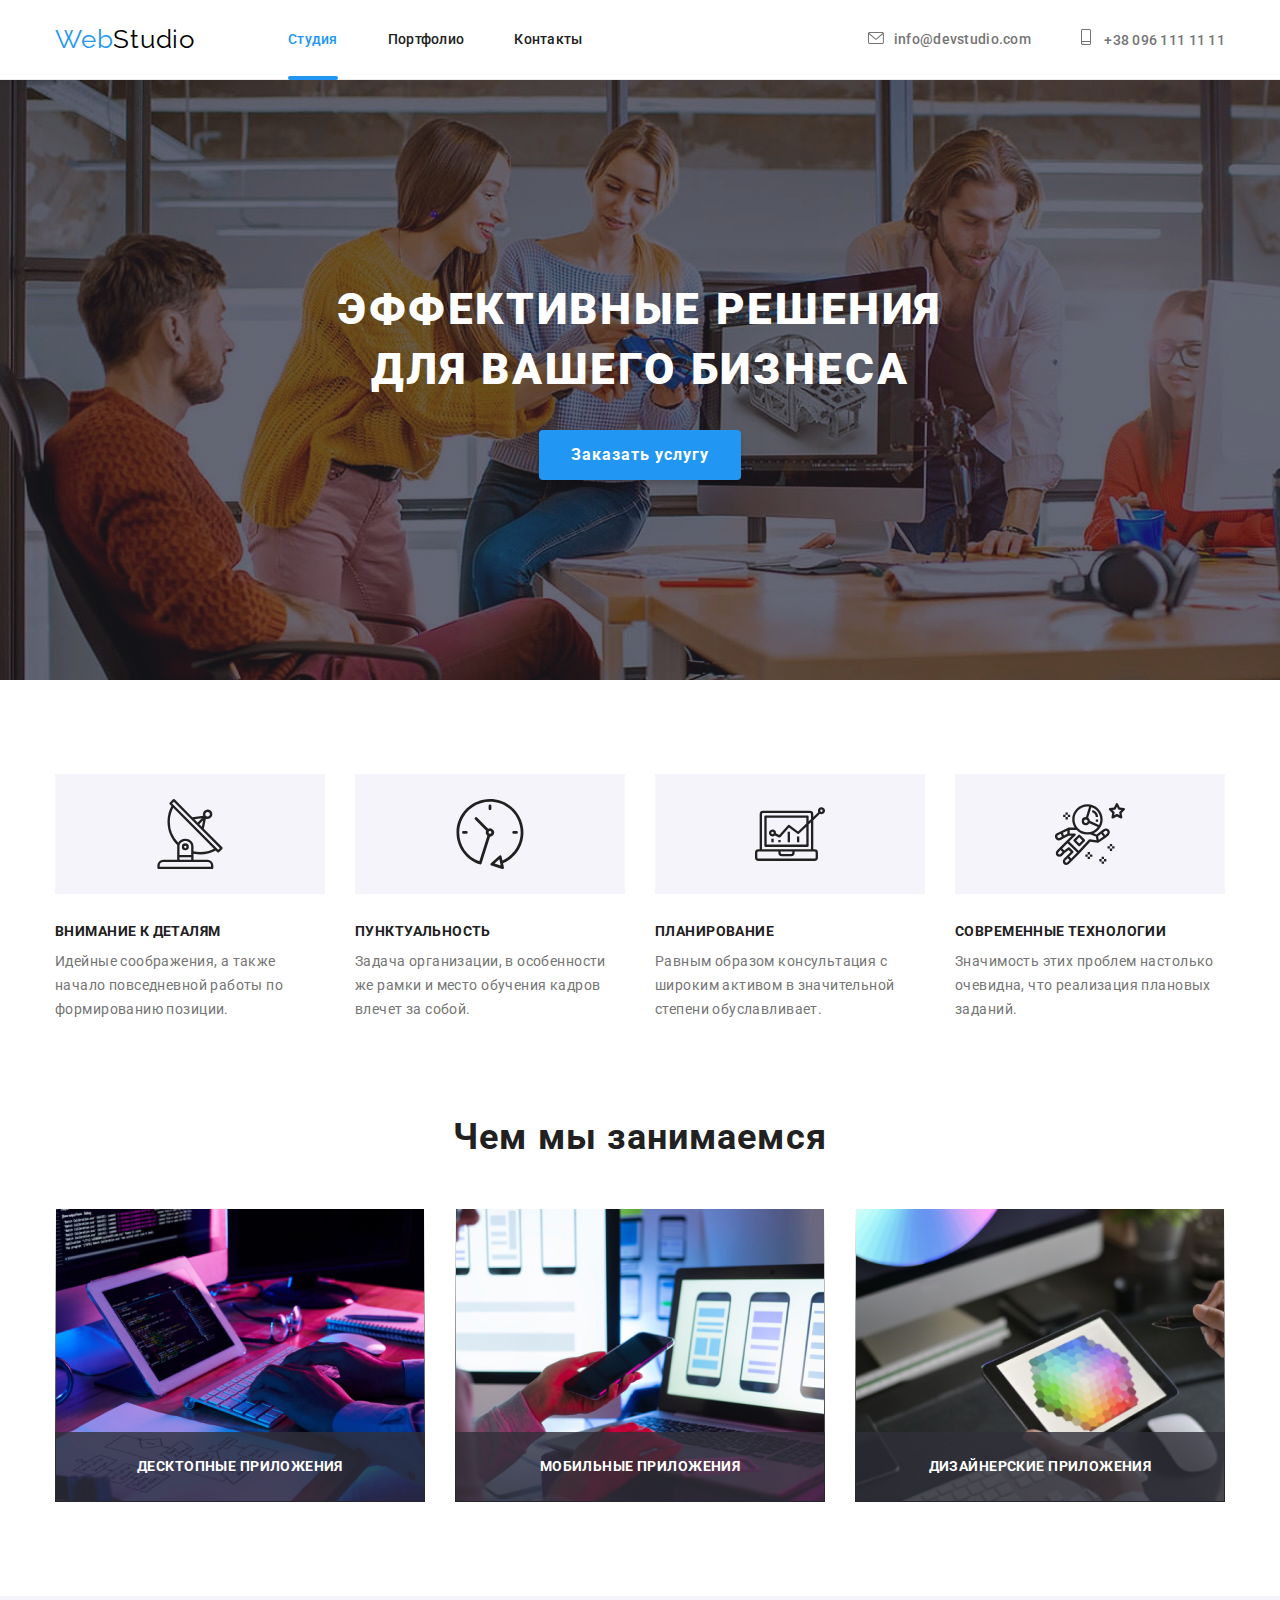
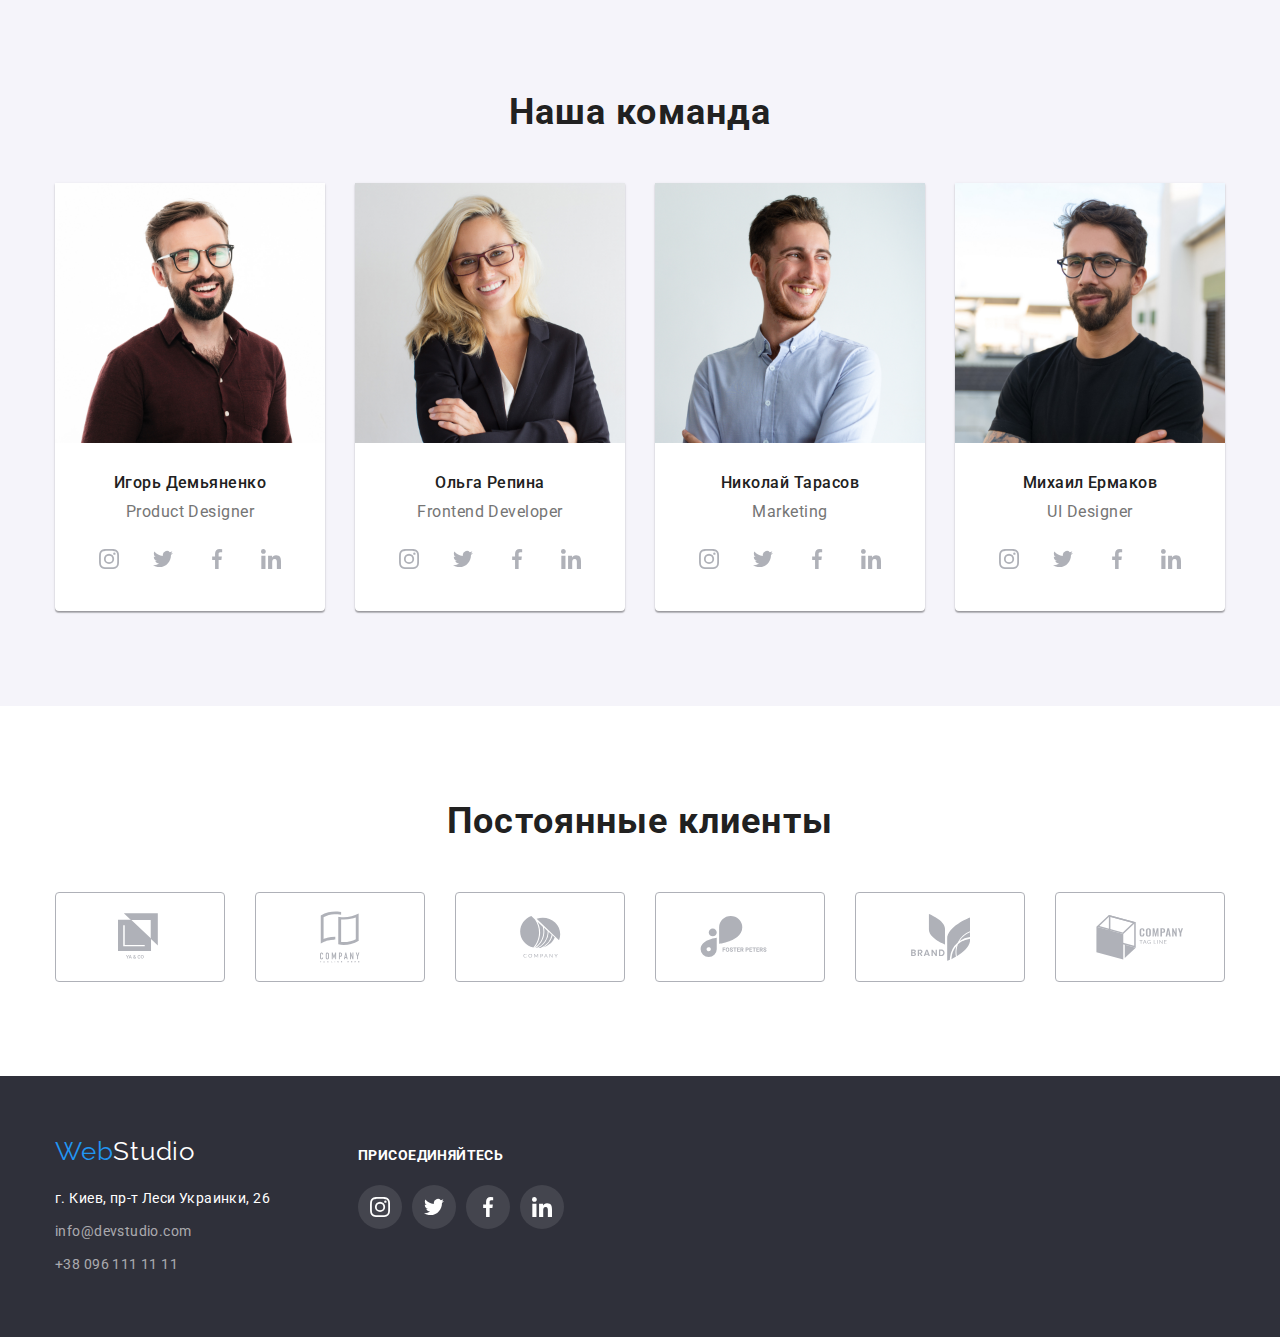
<file: index.html>
<!DOCTYPE html>
<html lang="ru">

<head>
    <meta charset="UTF-8">
    <meta name="viewport" content="width=device-width, initial-scale=1.0">
    <title>Студия</title>  
    <link rel="stylesheet" href="https://cdnjs.cloudflare.com/ajax/libs/modern-normalize/1.0.0/modern-normalize.css">
    <link rel="preconnect" href="https://fonts.gstatic.com"> 
    <link href="https://fonts.googleapis.com/css2?family=Raleway:wght@700&family=Roboto:wght@400;500;700;900&display=swap" rel="stylesheet">
    <link rel="stylesheet" href="./css/style.css">
</head>

<body>
    <header class="header">
        <div class="container">
            <nav class="navigation">
                <a class="logo" href="/"> <span class="logo-one">Web</span><span class="logo-two" >Studio</span></a>
                <ul class="navigation-list list">
                    <li class="navigation-list-item">
                        <a class="navigation-list-link link" href="#"> <span class="studio" >Студия</span>  </a>
                    </li>
                    <li class="navigation-list-item">
                        <a class="navigation-list-link link" href="./portfolio.html">Портфолио</a>
                    </li> 
                    <li class="navigation-list-item">
                        <a class="navigation-list-link link" href="">Контакты</a>
                    </li>   
                </ul>
            </nav>
            <ul class="contacts">
                <li>
                    <a class="mail-link link" href="mailto:info@devstudio.com"> 
                        <svg class="mail-icon" height="12" width="16"> 
                            <use href="./images/sprite.svg#envelope-hover"></use>
                        </svg>info@devstudio.com</a>
                </li>
                <li> 
                    <a class="tel-link link" href="tel:+380961111111">
                        <svg class="mail-icon" height="16" width="10"> 
                            <use href="./images/sprite.svg#smartphone"></use>
                        </svg> +38 096 111 11 11</a>
                </li>
            </ul>
        </div>
    </header>
    <main>
        <!--HERO-->
        <section class="hero">
            <div class="container">
                <h1 class="hero-title">Эффективные решения для вашего бизнеса</h1>
                <button class="hero-button" type="button" data-modal-open>Заказать услугу</button> 
            </div>
        </section>

        <!--BENEFITS-->
        <section class="benefits">
        <div class="container">
            <ul class="preference">
                <li class="preference-item">
                    <div class="preference-item-box">
                        <svg class="preference-icon" height="70" width="70">
                            <use href="./images/sprite.svg#antenna"></use>
                        </svg>
                    </div>
                    <h4 class="benefits-title">Внимание к деталям</h4>
                    <p class="benefits-title-list">Идейные соображения, а также начало повседневной работы по формированию позиции.</p>
                </li>
                <li class="preference-item">
                    <div class="preference-item-box"> 
                        <svg class="preference-icon" height="70" width="70">
                            <use href="./images/sprite.svg#clock"></use>
                        </svg>
                    </div>
                    <h4 class="benefits-title">Пунктуальность</h4>
                    <p class="benefits-title-list">Задача организации, в особенности же рамки и место обучения кадров влечет за собой.</p>
                </li>
                <li class="preference-item">
                    <div class="preference-item-box">
                        <svg class="preference-icon" height="70" width="70">
                            <use href="./images/sprite.svg#diagram"></use>
                        </svg>
                    </div>
                    <h4 class="benefits-title">Планирование</h4>
                    <p class="benefits-title-list">Равным образом консультация с широким активом в значительной степени обуславливает.</p>
                </li>
                <li class="preference-item">
                    <div class="preference-item-box">
                        <svg class="preference-icon" height="70" width="70">
                            <use href="./images/sprite.svg#astronaut"></use>
                        </svg>
                    </div>
                    <h4 class="benefits-title">Современные технологии</h4>
                    <p class="benefits-title-list">Значимость этих проблем настолько очевидна, что реализация плановых заданий.</p>
                </li>
            </ul>
        </div>
        </section>

        <!--ABOUT-US-->
        <section class="about">
            <div class="container">
                <h2 class="section-title">Чем мы занимаемся</h2>
                <ul class="section-list">
                    <li class="section-list-item">
                        <img src="./images/about-us/about-us-1.jpg" alt="написание кода" height="294" width="370">
                        <p class="section-list-text">ДЕСКТОПНЫЕ ПРИЛОЖЕНИЯ</p>
                    </li>
                    <li class="section-list-item">
                        <img src="./images/about-us/about-us-3.jpg" alt="дизайн на телефоне" height="294" width="370">
                        <p class="section-list-text">МОБИЛЬНЫЕ ПРИЛОЖЕНИЯ</p>
                    </li>
                    <li class="section-list-item">
                        <img src="./images/about-us/about-us-2.jpg" alt="градиент" height="294" width="370">
                        <p class="section-list-text">ДИЗАЙНЕРСКИЕ ПРИЛОЖЕНИЯ</p>
                    </li>
                </ul>
            </div>
        </section>

        <!--OUR-TEAM-->
        <section class="our-team" >
            <div class="container">
                <h3 class="section-title">Наша команда</h3>
                <ul class="team-list"> 
                    <li class="team-item">
                        <img src="./images/team/team-img1.jpg" alt="продукт дизайнер" height="260" width="270">
                        <div class="team-item-content"> 
                            <h4 class="team-name">Игорь Демьяненко</h4>
                            <p class="team-profession">Product Designer</p>
                            <ul class="team-link">
                                <li class="team-link-item link">
                                    <a class="team-link-item-social link" href="">
                                        <svg class="team-link-networks">
                                            <use href="./images/sprite.svg#instagram"></use>
                                        </svg>
                                    </a>
                                </li>
                                <li class="team-link-item link">
                                    <a class="team-link-item-social link" href="">
                                        <svg class="team-link-networks">
                                            <use href="./images/sprite.svg#twitter"></use>
                                        </svg>
                                    </a>    
                                </li>
                                <li class="team-link-item link">
                                    <a class="team-link-item-social link" href="">
                                        <svg class="team-link-networks">
                                            <use href="./images/sprite.svg#facebook"></use>
                                        </svg>
                                    </a>
                                </li>
                                <li class="team-link-item link">
                                    <a class="team-link-item-social link" href="">
                                        <svg class="team-link-networks">
                                            <use href="./images/sprite.svg#linkedin"></use>
                                        </svg>
                                    </a>
                                </li>
                            </ul>
                        </div>
                    </li>
                    <li class="team-item">
                        <img src="./images/team/team-img2.jpg" alt="разработчик" height="260" width="270">
                        <div class="team-item-content"> 
                            <h4 class="team-name"> Ольга Репина</h4>
                            <p class="team-profession">Frontend Developer</p>
                            <ul class="team-link">
                                <li class="team-link-item link">
                                    <a class="team-link-item-social link" href="">
                                        <svg class="team-link-networks">
                                            <use href="./images/sprite.svg#instagram"></use>
                                        </svg>
                                    </a>
                                </li>
                                <li class="team-link-item link">
                                    <a class="team-link-item-social link" href="">
                                        <svg class="team-link-networks">
                                            <use href="./images/sprite.svg#twitter"></use>
                                        </svg>
                                    </a>    
                                </li>
                                <li class="team-link-item link">
                                    <a class="team-link-item-social link" href="">
                                        <svg class="team-link-networks">
                                            <use href="./images/sprite.svg#facebook"></use>
                                        </svg>
                                    </a>
                                </li>
                                <li class="team-link-item link">
                                    <a class="team-link-item-social link" href="">
                                        <svg class="team-link-networks">
                                            <use href="./images/sprite.svg#linkedin"></use>
                                        </svg>
                                    </a>
                                </li>
                            </ul>
                        </div>
                    </li>
                    <li class="team-item">
                        <img src="./images/team/team-img3.jpg" alt="маркетолог" height="260" width="270">
                        <div class="team-item-content"> 
                            <h4 class="team-name">Николай Тарасов</h4>
                            <p class="team-profession">Marketing</p>
                            <ul class="team-link">
                                <li class="team-link-item link">
                                    <a class="team-link-item-social link" href="">
                                        <svg class="team-link-networks">
                                            <use href="./images/sprite.svg#instagram"></use>
                                        </svg>
                                    </a>
                                </li>
                                <li class="team-link-item link">
                                    <a class="team-link-item-social link" href="">
                                        <svg class="team-link-networks">
                                            <use href="./images/sprite.svg#twitter"></use>
                                        </svg>
                                    </a>    
                                </li>
                                <li class="team-link-item link">
                                    <a class="team-link-item-social link" href="">
                                        <svg class="team-link-networks">
                                            <use href="./images/sprite.svg#facebook"></use>
                                        </svg>
                                    </a>
                                </li>
                                <li class="team-link-item link">
                                    <a class="team-link-item-social link" href="">
                                        <svg class="team-link-networks">
                                            <use href="./images/sprite.svg#linkedin"></use>
                                        </svg>
                                    </a>
                                </li>
                            </ul>
                        </div>
                    </li>
                    <li class="team-item">
                        <img src="./images/team/team-img4.jpg" alt="дизайнер" height="260" width="270">
                        <div class="team-item-content"> 
                            <h4 class="team-name">Михаил Ермаков</h4>
                            <p class="team-profession">UI Designer</p>
                            <ul class="team-link">
                                <li class="team-link-item link">
                                    <a class="team-link-item-social link" href="">
                                        <svg class="team-link-networks">
                                            <use href="./images/sprite.svg#instagram"></use>
                                        </svg>
                                    </a>
                                </li>
                                <li class="team-link-item link">
                                    <a class="team-link-item-social link" href="">
                                        <svg class="team-link-networks">
                                            <use href="./images/sprite.svg#twitter"></use>
                                        </svg>
                                    </a>    
                                </li>
                                <li class="team-link-item link">
                                    <a class="team-link-item-social link" href="">
                                        <svg class="team-link-networks">
                                            <use href="./images/sprite.svg#facebook"></use>
                                        </svg>
                                    </a>
                                </li>
                                <li class="team-link-item link">
                                    <a class="team-link-item-social link" href="">
                                        <svg class="team-link-networks">
                                            <use href="./images/sprite.svg#linkedin"></use>
                                        </svg>
                                    </a>
                                </li>
                            </ul>
                        </div>
                    </li>
                </ul>
            </div>
        </section>

        <!--REGULAR-CUSTOMERS-->
        <section class="regular-customers">
            <div class="container"> 
                <h3 class="section-title customers">Постоянные клиенты</h3>
                <ul class="customers-list">
                    <li class="customers-link link">
                        <a class="customers-link-item link" href="">
                            <svg class="customers-link-icon" height="49" width="44">
                                <use href="./images/sprite.svg#icon-logo-1"></use>
                            </svg>
                        </a>
                    </li>
                    <li class="customers-link link">
                        <a class="customers-link-item link" href="">
                            <svg class="customers-link-icon" height="52" width="40">
                                <use href="./images/sprite.svg#icon-logo-2"></use>
                            </svg>
                        </a>
                    </li>
                    <li class="customers-link link">
                        <a class="customers-link-item link" href="">
                            <svg class="customers-link-icon" height="42" width="41">
                                <use href="./images/sprite.svg#icon-logo-3"></use>
                            </svg>
                        </a>
                    </li>
                    <li class="customers-link link">
                        <a class="customers-link-item link" href="">
                            <svg class="customers-link-icon" height="42" width="80">
                                <use href="./images/sprite.svg#icon-logo-4"></use>
                            </svg>
                        </a>
                    </li>
                    <li class="customers-link link">
                        <a class="customers-link-item link" href="">
                            <svg class="customers-link-icon" height="47" width="59">
                                <use href="./images/sprite.svg#icon-logo-5"></use>
                            </svg>
                        </a>
                    </li>
                    <li class="customers-link link">
                        <a class="customers-link-item link" href="">
                            <svg class="customers-link-icon" height="45" width="88">
                                <use href="./images/sprite.svg#icon-logo-6"></use>
                            </svg>
                        </a>
                    </li>
                </ul>
            </div>
        </section>
    </main>
    <footer class="contact">
        <div class="container">
            <div class="footer-contact">
                <a class="logo" href="/"> <span class="logo-one">Web</span><span class="logo-two-footer" >Studio</span></a>
                <address class="contact-footer">
                    <ul class="contact-footer-list">
                        <li class="contact-footer-list-item">
                            <a class="contact-adress" href="https://goo.gl/maps/8Z3FRxRc7HxKLj288" target="_blank">г. Киев, пр-т Леси Украинки, 26</a>
                        </li>
                        <li class="contact-footer-list-item">
                            <a class="contact-mail" href="mailto:info@devstudio.com">info@devstudio.com</a>
                        </li>
                        <li class="contact-footer-list-item">
                            <a class="contact-phone" href="tel:+380961111111">+38 096 111 11 11</a>
                        </li>
                    </ul>
                </address> 
            </div>
                <div class="footer-social">
                    <p class="footer-title">ПРИСОЕДИНЯЙТЕСЬ</p>
                    <ul class="footer-link">
                        <li class="footer-link-item">
                            <a class="footer-link-item-social link" href="">
                                <svg class="footer-link-networks">
                                    <use href="./images/sprite.svg#instagram"></use>
                                </svg>
                            </a>
                        </li>
                        <li class="footer-link-item">
                            <a class="footer-link-item-social link" href="">
                                <svg class="footer-link-networks">
                                    <use href="./images/sprite.svg#twitter"></use>
                                </svg>
                            </a>    
                        </li>
                        <li class="footer-link-item">
                            <a class="footer-link-item-social link" href="">
                                <svg class="footer-link-networks">
                                    <use href="./images/sprite.svg#facebook"></use>
                                </svg>
                            </a>
                        </li>
                        <li class="footer-link-item">
                            <a class="footer-link-item-social link" href="">
                                <svg class="footer-link-networks">
                                    <use href="./images/sprite.svg#linkedin"></use>
                                </svg>
                            </a>
                        </li>
                    </ul>
                </div>
            </div>   
    </footer>   
    
    <div class="backdrop is-hidden" data-modal>
        <div class="modal">
            <button type="button" class="modal-close-btn" data-modal-close>
                <svg class="icon-close"  height="18" width="18">
                    <use href="./images/sprite.svg#icon-close"></use>
                </svg>
            </button>
        </div>
    </div>

    <script src="./js/modal.js"></script>
</body>

</html>
</file>
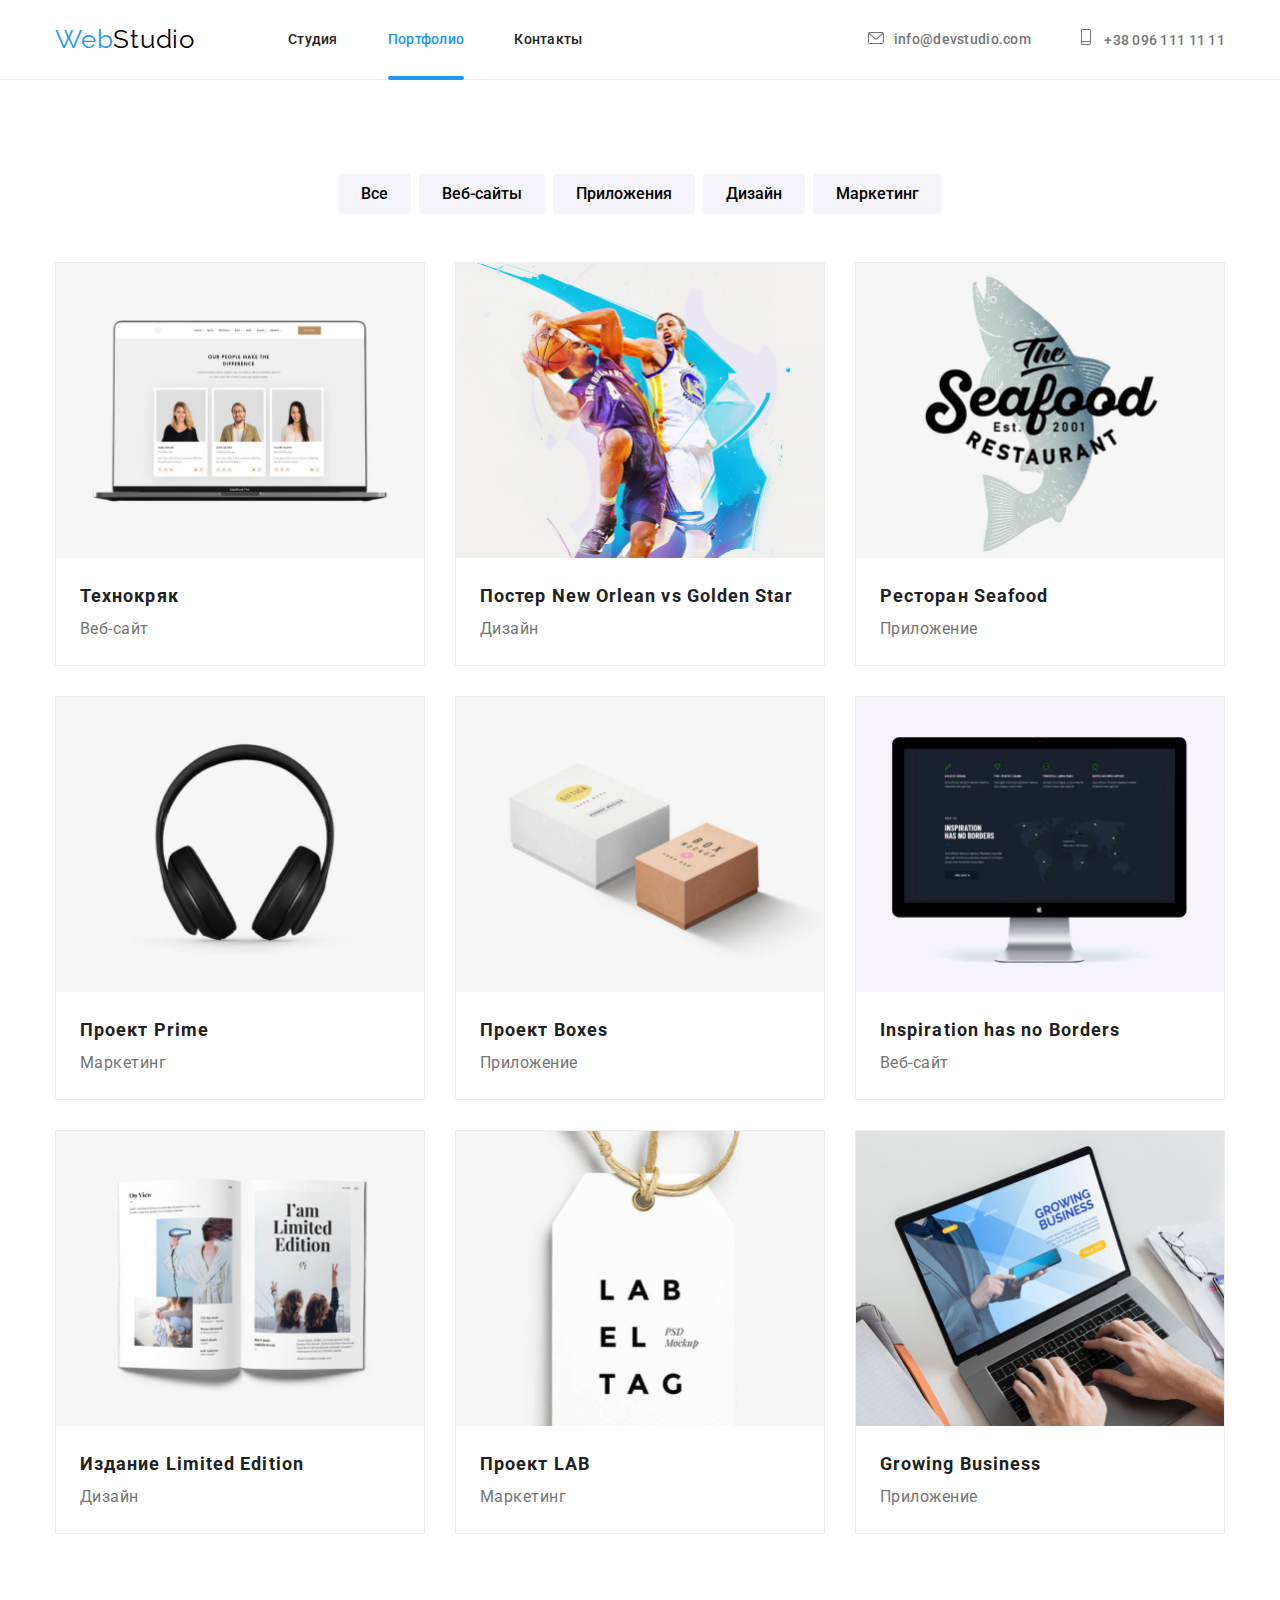
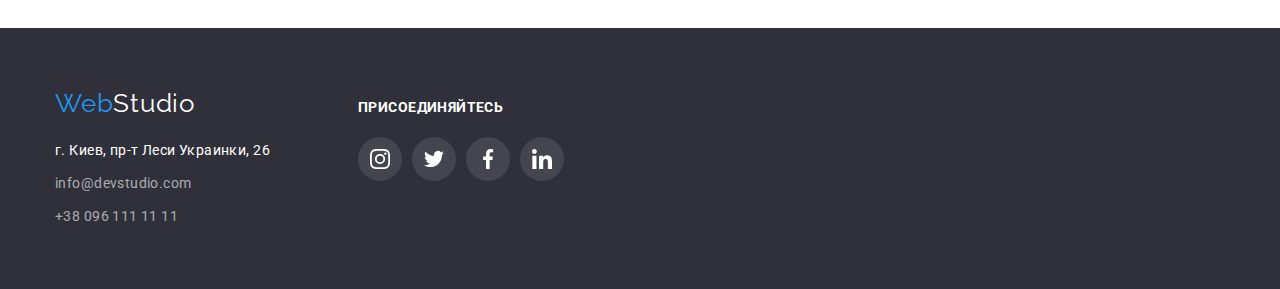
<file: portfolio.html>
<!DOCTYPE html>
<html lang="ru">
<head>
    <meta charset="UTF-8">
    <meta name="viewport" content="width=device-width, initial-scale=1.0">
    <title>Портфолио</title>
    <link rel="stylesheet" href="https://cdnjs.cloudflare.com/ajax/libs/modern-normalize/1.0.0/modern-normalize.css">
    <link rel="preconnect" href="https://fonts.gstatic.com"> 
    <link href="https://fonts.googleapis.com/css2?family=Raleway:wght@700&family=Roboto:wght@400;500;700;900&display=swap" rel="stylesheet">
    <link rel="stylesheet" href="./css/style.css">
</head>
<body>
    <header class="header">
        <div class="container">
            <nav class="navigation">
                <a class="logo" href="/"> <span class="logo-one">Web</span><span class="logo-two" >Studio</span></a>
                <ul class="navigation-list list">
                    <li class="navigation-list-item">
                        <a class="navigation-list-link link" href="./index.html"> <span>Студия</span> </a>
                    </li>
                    <li class="navigation-list-item">
                        <a class="navigation-list-link link" href="#"> <span class="portfolio">Портфолио</span> </a>  
                    </li> 
                    <li class="navigation-list-item">
                        <a class="navigation-list-link link" href="">Контакты</a>
                    </li>   
                </ul>
            </nav>
            <ul class="contacts">
                <li>
                    <a class="mail-link link" href="mailto:info@devstudio.com"> 
                        <svg class="mail-icon" height="12" width="16"> 
                            <use href="./images/sprite.svg#envelope-hover"></use>
                        </svg>info@devstudio.com</a>
                </li>
                <li> 
                    <a class="tel-link link" href="tel:+380961111111">
                        <svg class="mail-icon" height="16" width="10"> 
                            <use href="./images/sprite.svg#smartphone"></use>
                        </svg> +38 096 111 11 11</a>
                </li>
            </ul>
        </div>
    </header>
    <main>
        <!--FILTER-->
        <section class="filter">
            <div class="container">
                <ul class="filter-content">
                        <li class="filter-list">
                            <button class="filter-list-item" type="button">Все</button> 
                        </li>
                        <li class="filter-list">
                            <button class="filter-list-item" type="button">Веб-сайты</button> 
                        </li>
                        <li class="filter-list">
                            <button class="filter-list-item" type="button">Приложения</button> 
                        </li>
                        <li class="filter-list">
                            <button class="filter-list-item" type="button">Дизайн</button> 
                        </li>
                        <li class="filter-list">
                            <button class="filter-list-item" type="button">Маркетинг</button>
                        </li>
                </ul>
           
            <!--PROJECTS-->
            <!-- <h1></h1> -->
                <ul class="projects">
                    <li class="projects-list">  
                        <a class="projects-list-link" href=""> 
                            <div class="projects-cover">
                                <img src="./images/projects-images/projects-img1.jpg" alt="project-1" height="295" width="368">
                                <p class="cover-window">Технокряк это современная площадка распространения коронавируса. Компании используют эту платформу для цифрового шпионажа и атак на защищённые сервера конкурентов.</p>
                            </div>
                            <div class="projects-list-box"> <h2 class="projects-list-name">Технокряк</h2>
                            <p class="projects-list-item">Веб-сайт</p> 
                        </div>    
                        </a>
                    </li>
                    <li class="projects-list">
                        <a class="projects-list-link" href="">
                            <div class="projects-cover">
                                <img src="./images/projects-images/projects-img2.jpg" alt="project-2" height="295" width="369">
                                <p class="cover-window">Lorem ipsum dolor sit amet, consectetur adipisicing elit. Veritatis eaque odio voluptatibus assumenda reprehenderit? Nisi quibusdam nihil cum ipsam debitis</p>
                            </div>    
                                <div class="projects-list-box"> <h2 class="projects-list-name" lang="en">Постер New Orlean vs Golden Star</h2>
                            <p class="projects-list-item">Дизайн</p> </div>
                         </a>
                    </li>
                    <li class="projects-list">
                        <a class="projects-list-link" href="">
                            <div class="projects-cover">   
                                <img src="./images/projects-images/projects-img3.jpg" alt="project-3" height="295" width="369">
                                <p class="cover-window">Lorem ipsum dolor sit amet, consectetur adipisicing elit. Veritatis eaque odio voluptatibus assumenda reprehenderit? Nisi quibusdam nihil cum ipsam debitis</p>
                            </div>    
                            <div class="projects-list-box"> <h2 class="projects-list-name" lang="en">Ресторан Seafood</h2>
                            <p class="projects-list-item">Приложение</p>
                            </div>
                        </a>
                    </li>
                    <li class="projects-list">
                        <a class="projects-list-link" href="">
                            <div class="projects-cover">
                                <img src="./images/projects-images/projects-img4.jpg" alt="project-4" height="295" width="369">
                                <p class="cover-window">Lorem ipsum dolor sit amet, consectetur adipisicing elit. Veritatis eaque odio voluptatibus assumenda reprehenderit? Nisi quibusdam nihil cum ipsam debitis</p>
                            </div>
                            <div class="projects-list-box"><h2 class="projects-list-name">Проект Prime</h2>
                                <p class="projects-list-item">Маркетинг</p>
                            </div>
                    
                        </a>
                    </li>
                    <li class="projects-list">
                        <a class="projects-list-link" href="">
                            <div class="projects-cover">
                                <img src="./images/projects-images/projects-img5.jpg" alt="project-5" height="295" width="369">
                                <p class="cover-window">Lorem ipsum dolor sit amet, consectetur adipisicing elit. Veritatis eaque odio voluptatibus assumenda reprehenderit? Nisi quibusdam nihil cum ipsam debitis</p>
                            </div>
                            <div class="projects-list-box"><h2 class="projects-list-name" lang="en">Проект Boxes</h2>
                                <p class="projects-list-item">Приложение</p>
                            </div>
                        </a>
                    </li>
                    <li class="projects-list">
                        <a class="projects-list-link" href="">
                            <div class="projects-cover">
                                <img src="./images/projects-images/projects-img6.jpg" alt="project-6" height="295" width="369">
                                <p class="cover-window">Lorem ipsum dolor sit amet, consectetur adipisicing elit. Veritatis eaque odio voluptatibus assumenda reprehenderit? Nisi quibusdam nihil cum ipsam debitis</p>
                            </div>
                            <div class="projects-list-box"><h2 class="projects-list-name" lang="en">Inspiration has no Borders</h2>
                               <p class="projects-list-item">Веб-сайт</p>
                            </div>
                        </a>
                    </li>
                    <li class="projects-list">
                        <a class="projects-list-link" href="">
                            <div class="projects-cover">
                                <img src="./images/projects-images/projects-img7.jpg" alt="project-7" height="295" width="369">
                                <p class="cover-window">Lorem ipsum dolor sit amet, consectetur adipisicing elit. Veritatis eaque odio voluptatibus assumenda reprehenderit? Nisi quibusdam nihil cum ipsam debitis</p>
                            </div>
                            <div class="projects-list-box"><h2 class="projects-list-name" lang="en">Издание Limited Edition</h2>
                                <p class="projects-list-item">Дизайн</p>
                            </div>
                        </a>
                    </li>
                    <li class="projects-list">
                        <a class="projects-list-link" href="">
                            <div class="projects-cover">
                                <img src="./images/projects-images/projects-img8.jpg" alt="project-8" height="295" width="369">
                                <p class="cover-window">Lorem ipsum dolor sit amet, consectetur adipisicing elit. Veritatis eaque odio voluptatibus assumenda reprehenderit? Nisi quibusdam nihil cum ipsam debitis</p>
                            </div>
                            <div class="projects-list-box"><h2 class="projects-list-name" lang="en">Проект LAB</h2>
                                <p class="projects-list-item">Маркетинг</p> 
                            </div>
                        </a>
                    </li>
                    <li class="projects-list">
                        <a class="projects-list-link" href="">
                            <div class="projects-cover">
                                <img src="./images/projects-images/projects-img9.jpg" alt="project-9" height="295" width="369">
                                <p class="cover-window">Lorem ipsum dolor sit amet, consectetur adipisicing elit. Veritatis eaque odio voluptatibus assumenda reprehenderit? Nisi quibusdam nihil cum ipsam debitis</p>
                            </div>
                            <div class="projects-list-box"> <h2 class="projects-list-name" lang="en">Growing Business</h2>
                                <p class="projects-list-item">Приложение</p> 
                            </div>                         
                        </a>
                    </li>
                </ul>
        </div>
        </section>
    </main>
    <footer class="contact">
        <div class="container">
            <div class="footer-contact">
                <a class="logo" href="/"> <span class="logo-one">Web</span><span class="logo-two-footer" >Studio</span></a>
                <address class="contact-footer">
                    <ul class="contact-footer-list">
                        <li class="contact-footer-list-item">
                            <a class="contact-adress" href="https://goo.gl/maps/8Z3FRxRc7HxKLj288" target="_blank">г. Киев, пр-т Леси Украинки, 26</a>
                        </li>
                        <li class="contact-footer-list-item">
                            <a class="contact-mail" href="mailto:info@devstudio.com">info@devstudio.com</a>
                        </li>
                        <li class="contact-footer-list-item">
                            <a class="contact-phone" href="tel:+380961111111">+38 096 111 11 11</a>
                        </li>
                    </ul>
                </address> 
            </div>
                <div class="footer-social">
                    <p class="footer-title">ПРИСОЕДИНЯЙТЕСЬ</p>
                    <ul class="footer-link">
                        <li class="footer-link-item">
                            <a class="footer-link-item-social link" href="">
                                <svg class="footer-link-networks">
                                    <use href="./images/sprite.svg#instagram"></use>
                                </svg>
                            </a>
                        </li>
                        <li class="footer-link-item">
                            <a class="footer-link-item-social link" href="">
                                <svg class="footer-link-networks">
                                    <use href="./images/sprite.svg#twitter"></use>
                                </svg>
                            </a>    
                        </li>
                        <li class="footer-link-item">
                            <a class="footer-link-item-social link" href="">
                                <svg class="footer-link-networks">
                                    <use href="./images/sprite.svg#facebook"></use>
                                </svg>
                            </a>
                        </li>
                        <li class="footer-link-item">
                            <a class="footer-link-item-social link" href="">
                                <svg class="footer-link-networks">
                                    <use href="./images/sprite.svg#linkedin"></use>
                                </svg>
                            </a>
                        </li>
                    </ul>
                </div>
            </div>   
    </footer>   
</body>
</html>
</file>
<file: css/style.css>
/* *,
*::before,
*::after {
    box-sizing: border-box;
} */


body {
    font-family: Roboto;
    background-color: #ffffff;
    color: #757575;
}

ul {
    list-style: none;
    padding: 0;
    /* margin: 0; */
}

button {
    font-family: inherit;
}

svg {
    fill: currentColor;
}

/* сброс */

.container {
    width: 1200px; 
    margin: 0 auto;
    padding-left: 15px;
    padding-right: 15px;
}

h1,
h2,
h3,
h4,
h5,
h6,
p {
    margin: 0;
}

ul,
ol {
    margin: 0;
}

img {
    display: block;
}

/* второй цвет фона #F5F4FA */
/* третий цвет фона темный #2F303A */

/* Logo */

 .logo {
    font-family: Raleway; 
    font-size: 26px;
    line-height: 1.19;
    letter-spacing: 0.03em;
    text-decoration: none;
    margin-right: 93px;
}  

.logo-one {
color: #2196F3;
}

.logo-two {
color: #000000;
}

.logo-two-footer {
    color: #ffffff;
}
/* header */
.header {
    padding-top: 24px;
    padding-bottom: 24px;
    border-bottom: 1px solid #ECECEC;
}

.header .container {
    display: flex;
    align-items: center;
    justify-content: space-between;
}
.navigation {
    display: flex;
    align-items: center;
}

.navigation-list {
    display: flex;
    align-items: center;
}


.contacts {
    display: flex;
    align-items: center;
    justify-content: flex-end;
    width: 1200px;
}

.navigation-list-item:not(:last-child) {
    margin-right: 50px;
}
 
.navigation-list-item {
    position: relative;
}


.mail-link {
    margin-right: 50px;
    transition: color 250ms cubic-bezier(0.4, 0, 0.2, 1);
}

.tel-link {
transition: color 250ms cubic-bezier(0.4, 0, 0.2, 1);
}

.mail-icon {
    margin-right: 10px;
    transition: fill 250ms cubic-bezier(0.4, 0, 0.2, 1);
} 

/* navigation */
.navigation-list-link {
    color: #212121;
    font-weight: 500;
    font-size: 14px;
    line-height: 1.14;
    letter-spacing: 0.02em;
    text-decoration: none;
    transition: color 250ms cubic-bezier(0.4, 0, 0.2, 1);
}

.navigation-list-link:hover,
.navigation-list-link:focus {
    color: #2196F3;
}

.contacts .link {
    color: #757575;
    font-weight: 500;
    font-size: 14px;
    line-height: 1.14;
    letter-spacing: 0.02em;
    text-decoration: none;
}

.contacts .link:hover,
.contacts .link:focus {
    color: #2196F3;
}

.studio {
    color: #2196F3;
    text-decoration: none;
}

.studio::after {
    position: absolute;
    right: 0;
    bottom: 0;
    margin-bottom: -31px;
    display: block;
    width: 100%;
    height: 4px;
    content: "";
    background-color: #2196F3;
    border-radius: 2px;
}

/* main */

.hero {
    color: #ffffff;
    height: 600px;
    background-color: #2F303A;
    padding-top: 200px;
    padding-bottom: 280px;
    background-image: linear-gradient(
    rgba(47, 48, 58, 0.4),
    rgba(47, 48, 58, 0.4)
    ),
    url("../images/main.jpg");
    
    max-width: 1600px;
    background-repeat: no-repeat;
    background-size: auto;
    }
    

.hero .container {
    display: flex;
    flex-direction: column;
    align-items: center;
}


.hero-title {
    font-weight: 900;
    font-size: 44px;
    line-height: 1.36;
    text-align: center;
    letter-spacing: 0.06em;
    text-transform: uppercase;
    width: 696px;
    height: 120px;
    margin-bottom: 30px;
}

.hero-button {
    color: #ffffff;
    background-color: #2196F3;
    font-weight: 700;
    font-size: 16px;
    line-height: 1.88;
    text-align: center;
    letter-spacing: 0.06em;
    min-width: 200px;
    height: 50px;
    box-shadow: 0px 4px 4px rgba(0, 0, 0, 0.15);
    border-radius: 4px;
    border: none;
    padding: 10px 32px;
    align-items: center;
}



/* benefits */

.benefits {
    padding-top: 94px;
    padding-bottom: 94px;
}


.preference {
    display: flex;
    justify-content: space-between;
}

.preference-item:not(:last-child) {
    margin-right: 30px;
}

.preference-icon {
  fill: #212121;
}

.preference-item-box {
    display: flex;
    width: 270px;
    height: 120px;
    justify-content: center;
    align-items: center;
    margin-bottom: 30px;
    background-color: #F5F4FA;
}

.benefits-title {
    color: #212121;
    font-weight: 700;
    font-size: 14px;
    line-height: 1.14;
    letter-spacing: 0.03em;
    text-transform: uppercase;
    margin-bottom: 10px;
}

.benefits-title-list {
    font-weight: 400;
    font-size: 14px;
    line-height: 1.71;
    letter-spacing: 0.03em; 
}

/* abou us */

.about {
    padding-bottom: 94px;
}

.about .container {
    display: block;
    align-items: center;
}
.section-list {
    display: flex;
    justify-content: space-between;
}

.section-list-item:not(:last-child) {
    margin-right: 30px;
}

.section-list-item {
    position: relative;
}

.section-list-text {
    position: absolute;
    left: 0;
    bottom: 0;
    width: 100%;
    background-color: rgba(47, 48, 58, 0.8);
    font-weight: bold;
    font-size: 14px;
    line-height: 1.14;
    font-style: normal;
    text-align: center;
    letter-spacing: 0.03em;
    color: #FFFFFF;
    height: 70px;
    padding-top: 27px;
    padding-bottom: 27px;
}

.section-title {
    color: #212121;
    font-weight: 700;
    font-size: 36px;
    line-height: 1.17;
    text-align: center;
    letter-spacing: 0.03em;
}
.section-title {
    margin-bottom: 50px;
    text-align: center;
}

 /* our-team */
.our-team .container {
    display: block;
}

.team-list {
    display: flex;
    justify-content: space-between;
}

.team-item-content {
    padding-top: 30px;
    padding-bottom: 30px;
    text-align: center;
}

.team-name {
    margin-bottom: 10px;
}
.team-item:not(:last-child) {
    margin-right: 30px;
}

 .our-team {
    background: #F5F4FA;
    padding-top: 95px;
    padding-bottom: 95px;
 }

 .team-item {
    background: #FFFFFF;
    width: 270px;
    height: 428px;
    box-shadow: 0px 1px 3px rgba(0, 0, 0, 0.12), 0px 1px 1px rgba(0, 0, 0, 0.14), 0px 2px 1px rgba(0, 0, 0, 0.2);
    border-radius: 0px 0px 4px 4px;
 }

.team-name {
    color: #212121;
    font-weight: 500;
    font-size: 16px;
    line-height: 1.19;
    text-align: center;
    letter-spacing: 0.03em; 
}

.team-profession {
    font-weight: 400;
    font-size: 16px;
    line-height: 1.19;
    text-align: center;
    letter-spacing: 0.03em;
    margin-bottom: 16px;
}

.team-link-networks {
    width: 20px;
    height: 20px;
    fill: #AFB1B8;
    transition: fill 250ms cubic-bezier(0.4, 0, 0.2, 1);
}

.team-link-item-social:hover .team-link-networks,
.team-link-item-social:focus .team-link-networks {
    fill: #FFFFFF;
}

.team-link {
    display: flex;
    justify-content: space-between;
    margin-bottom: 30px;
    margin-right: 32px ;
    margin-left: 32px;
}

.team-link-item-social {
    width: 44px;
    height: 44px;
    display: flex;
    background-color: #FFFFFF;
    border-radius: 50%;
    justify-content: center;
    align-items: center;
    transition: background-color 250ms cubic-bezier(0.4, 0, 0.2, 1);
}

.team-link-item-social:hover,
.team-link-item-social:focus {
    background-color: #2196F3;
}

/* regular-customers */
.regular-customers {
    padding-top: 94px;
    padding-bottom: 94px;
}

.customers-list {
    display: flex;
    justify-content: space-between;
    align-items: center;
}

.customers-link-icon {
    fill: #AFB1B8;
    transition: fill 250ms cubic-bezier(0.4, 0, 0.2, 1);
}

.customers-link-item {
    display: flex;
    width: 170px;
    height: 90px;
    border: 1px solid #AFB1B8;
    border-radius: 4px;
    justify-content: center;
    align-items: center;
    transition: border-color 250ms cubic-bezier(0.4, 0, 0.2, 1);
}

.customers-link-item:not(:last-child) {
    margin-bottom: 30px;
}

.customers-link-item:hover,
.customers-link-item:focus {
    border-color: #2196F3;
}

.customers-link-item:hover .customers-link-icon,
.customers-link-item:focus .customers-link-icon {
    fill: #2196F3;
}

/* footer */
.contact .container {
    display: flex;
    align-items: baseline;
}

.contact-footer-list {
    margin-top: 20px;
    padding-left: 0;
}

.contact {
    background-color: #2F303A;
    padding-top: 60px;
    padding-bottom: 60px;
}
.contact-footer-list-item:not(:last-child) {
    margin-bottom: 9px;
}
.contact-footer-list-item {
    font-weight: 400;
    font-size: 14px;
    line-height: 1.71;
    letter-spacing: 0.03em;
    font-style: normal;
}

.contact-adress {
color: #FFFFFF;
text-decoration: none;
}

.contact-mail {
    color: rgba(255, 255, 255, 0.6);
    text-decoration: none;
}

.contact-phone {
    color: rgba(255, 255, 255, 0.6);
    text-decoration: none;
}

.footer-link-networks {
    width: 20px;
    height: 20px;
    fill: #FFFFFF;
    transition: fill 250ms cubic-bezier(0.4, 0, 0.2, 1);
}

.footer-social {
    margin-left: 70px;
    display: block;
}
.footer-link {
    display: flex;
    margin-top: 20px;
}
.footer-link-item {
    margin-right: 10px;
}


.footer-link-item-social {
    display: flex;
    width: 44px;
    height: 44px;
    display: flex;
    border-radius: 50%;
    justify-content: center;
    align-items: center;
    background-color: rgba(255, 255, 255, 0.1);
    transition: background-color 250ms cubic-bezier(0.4, 0, 0.2, 1);
}

.footer-link-item-social:hover, 
.footer-link-item-social:focus {
    background-color: #2196F3;
 }
 

/* portfolio-filter */

.portfolio {
    color: #2196F3;
}

.portfolio::after {
    position: absolute;
    right: 0;
    bottom: 0;
    margin-bottom: -31px;
    display: block;
    width: 100%;
    height: 4px;
    content: "";
    background-color: #2196F3;
    border-radius: 2px;
}

.filter {
    padding-top: 94px;
    padding-bottom: 94px;
}

.filter-content {
    display: flex;
    justify-content: center;
    align-items:flex-start;
    height: 54px;
    margin-bottom: 34px;
}

.filter-list {
    font-weight: 500;
    font-size: 16px;
    line-height: 1.63;
    letter-spacing: 0.03em;
    color: #212121;
    transition: color 250ms cubic-bezier(0.4, 0, 0.2, 1);
}

.filter-list-item {
    font-weight: 500;
    font-size: 16px;
    line-height: 1.62;
    background-color: #F5F4FA;
    border-radius: 4px;
    padding: 6px 22px;
    border: 1px solid transparent;
    transition: background-color 250ms cubic-bezier(0.4, 0, 0.2, 1);
}

.filter-list:not(:last-child) {
    margin-right: 8px;
}

.filter-list-item:hover,
.filter-list-item:focus {
    color: #F5F4FA;
    background-color: #2196F3;
}


.footer-title {
    font-weight: bold;
    font-size: 14px;
    line-height: 1.37;
    letter-spacing: 0.03em;
    color: #FFFFFF;
    font-style: normal;
    }

/* portfolio-projects */

.cover-window {
    font-style: normal;
    font-weight: normal;
    font-size: 18px;
    line-height: 1.56;
    letter-spacing: 0.03em;
    color: #FFFFFF;
    position: absolute;
    width: 100%;
    height: 100%;
    top: 0;
    left: 0;
    background-color: rgba(33, 150, 243, 0.9);
    padding: 63px 24px;
    transform: translateY(100%); 
    transition: transform 250ms cubic-bezier(0.4, 0, 0.2, 1);
}

.projects-list-link:hover .cover-window,
.projects-list-link:focus .cover-window {
    transform: translateY(0);
}

.projects-cover {
    position: relative;
    overflow: hidden;
}

.projects {
    display: flex;
    flex-wrap: wrap;
    margin: -15px;
}

.projects-list {
    width: 370px;
    height: 404px;
    margin: 15px;
    background: #FFFFFF;
    border: 1px solid #EEEEEE;
    box-sizing: border-box;
    transition: box-shadow 250ms cubic-bezier(0.4, 0, 0.2, 1);
}

a {
    text-decoration: none;
}

.projects-list:hover,
.projects-list:focus {
    box-shadow: 0px 1px 1px rgba(0, 0, 0, 0.12), 0px 4px 4px rgba(0, 0, 0, 0.06), 1px 4px 6px rgba(0, 0, 0, 0.16);
}

.projects-list-name {
    color: #212121;
    font-weight: 700;
    font-size: 18px;
    line-height: 2;
    letter-spacing: 0.06em;
}
.projects-list-box {
    padding: 20px 24px;
}

.projects-list-item {
    font-weight: 400;
    font-size: 16px;
    line-height: 1.88;
    letter-spacing: 0.03em;
    color: #757575;
}


/* backdrop */

.backdrop {
    position: fixed;
    top: 0;
    left: 0;
    width: 100%;
    height: 100%;
    background-color: rgba(0, 0, 0, 0.2);
    transition-property: opacity, visibility, pointer-events;
    transition-duration: 250ms;
    transition-timing-function: cubic-bezier(0.4, 0, 0.2, 1);
}

.modal {
    position: absolute;
    top: 50%;
    left: 50%;
    transform: translate(-50%, -50%);
    width: 528px;
    height: 581px; 
    background-color: #ffffff;
    box-shadow: 0px 1px 3px rgba(0, 0, 0, 0.12), 0px 1px 1px rgba(0, 0, 0, 0.14), 0px 2px 1px rgba(0, 0, 0, 0.2);
    border-radius: 4px; 
}

.icon-close {
    fill: currentColor;
}

.modal-close-btn {
    position: absolute;
    width: 30px;
    height: 30px;
    top: 8px;
    right: 8px ;
    background-color: transparent;
    cursor: pointer;
    border: 1px solid rgba(0, 0, 0, 0.1);
    border-radius: 50%;
    padding: 6px;
}

.is-hidden {
    opacity: 0;
    visibility: hidden;
    pointer-events: none;
}
</file>
